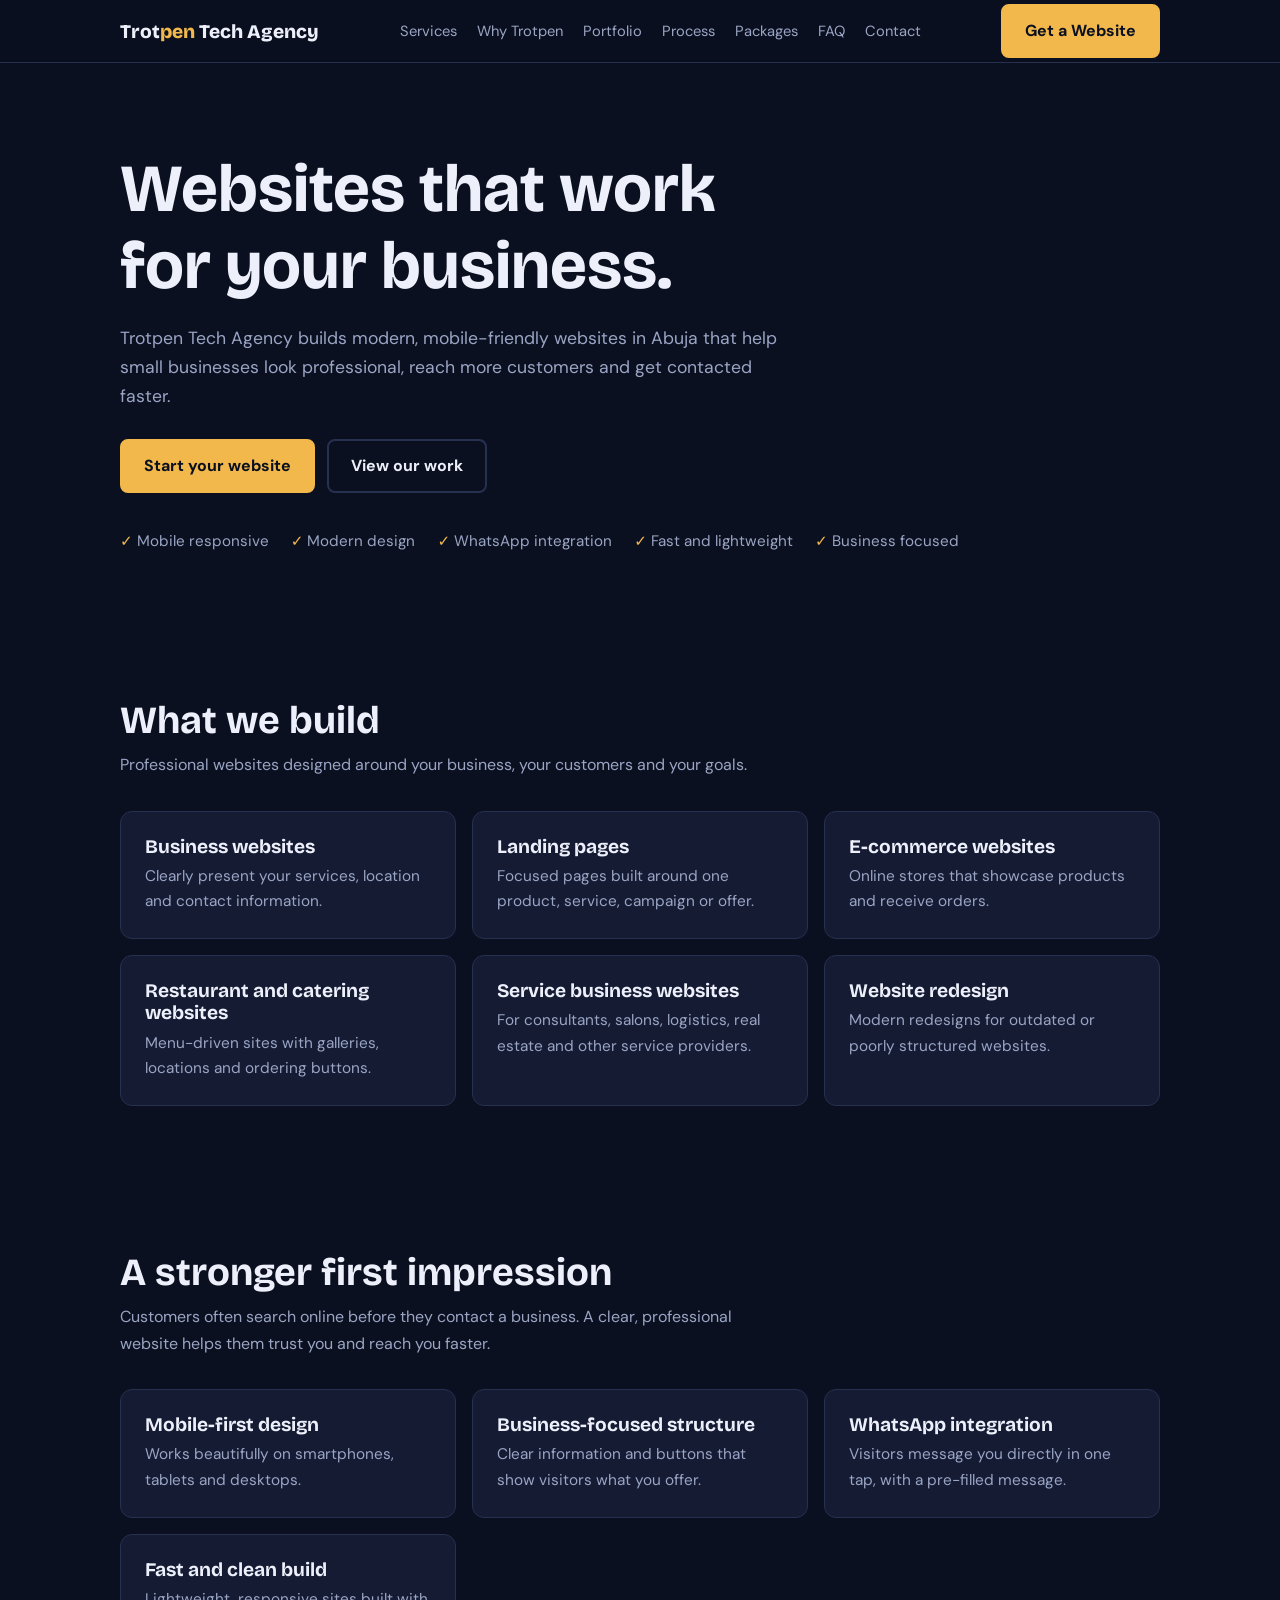
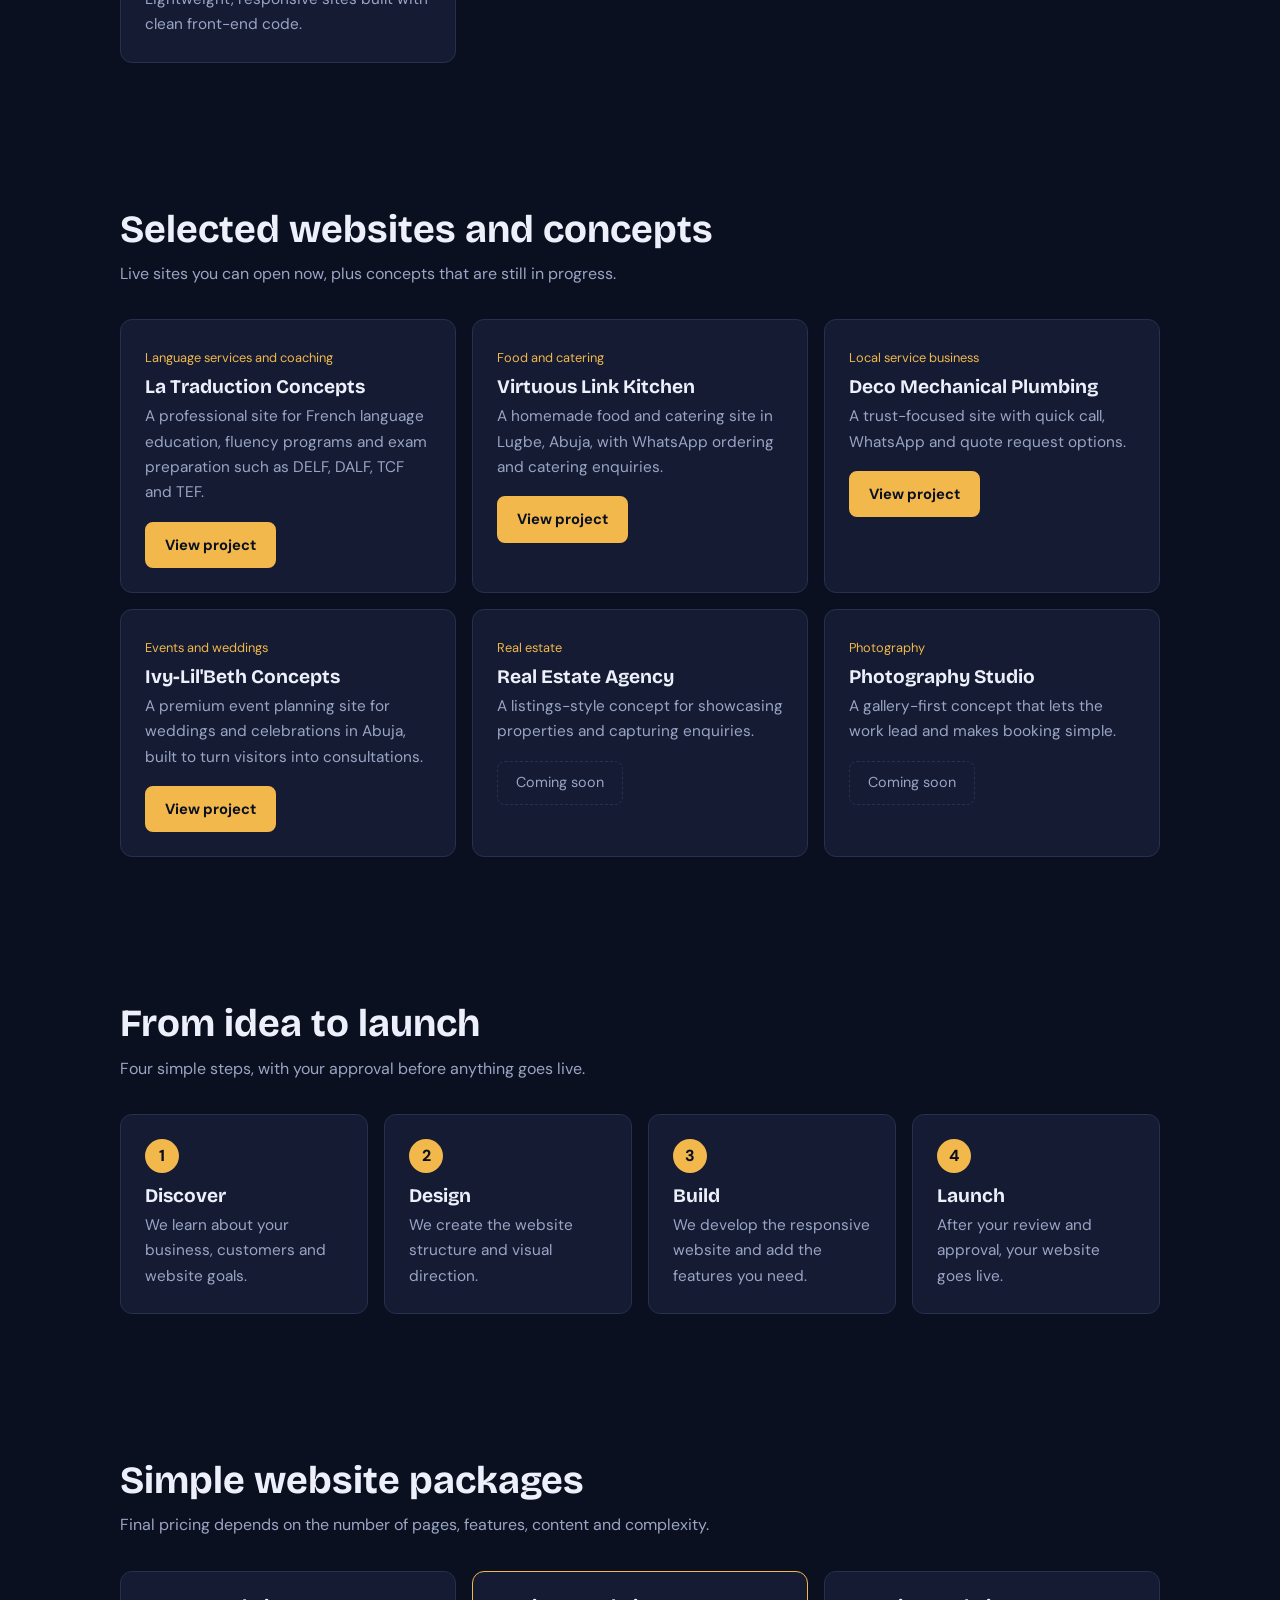
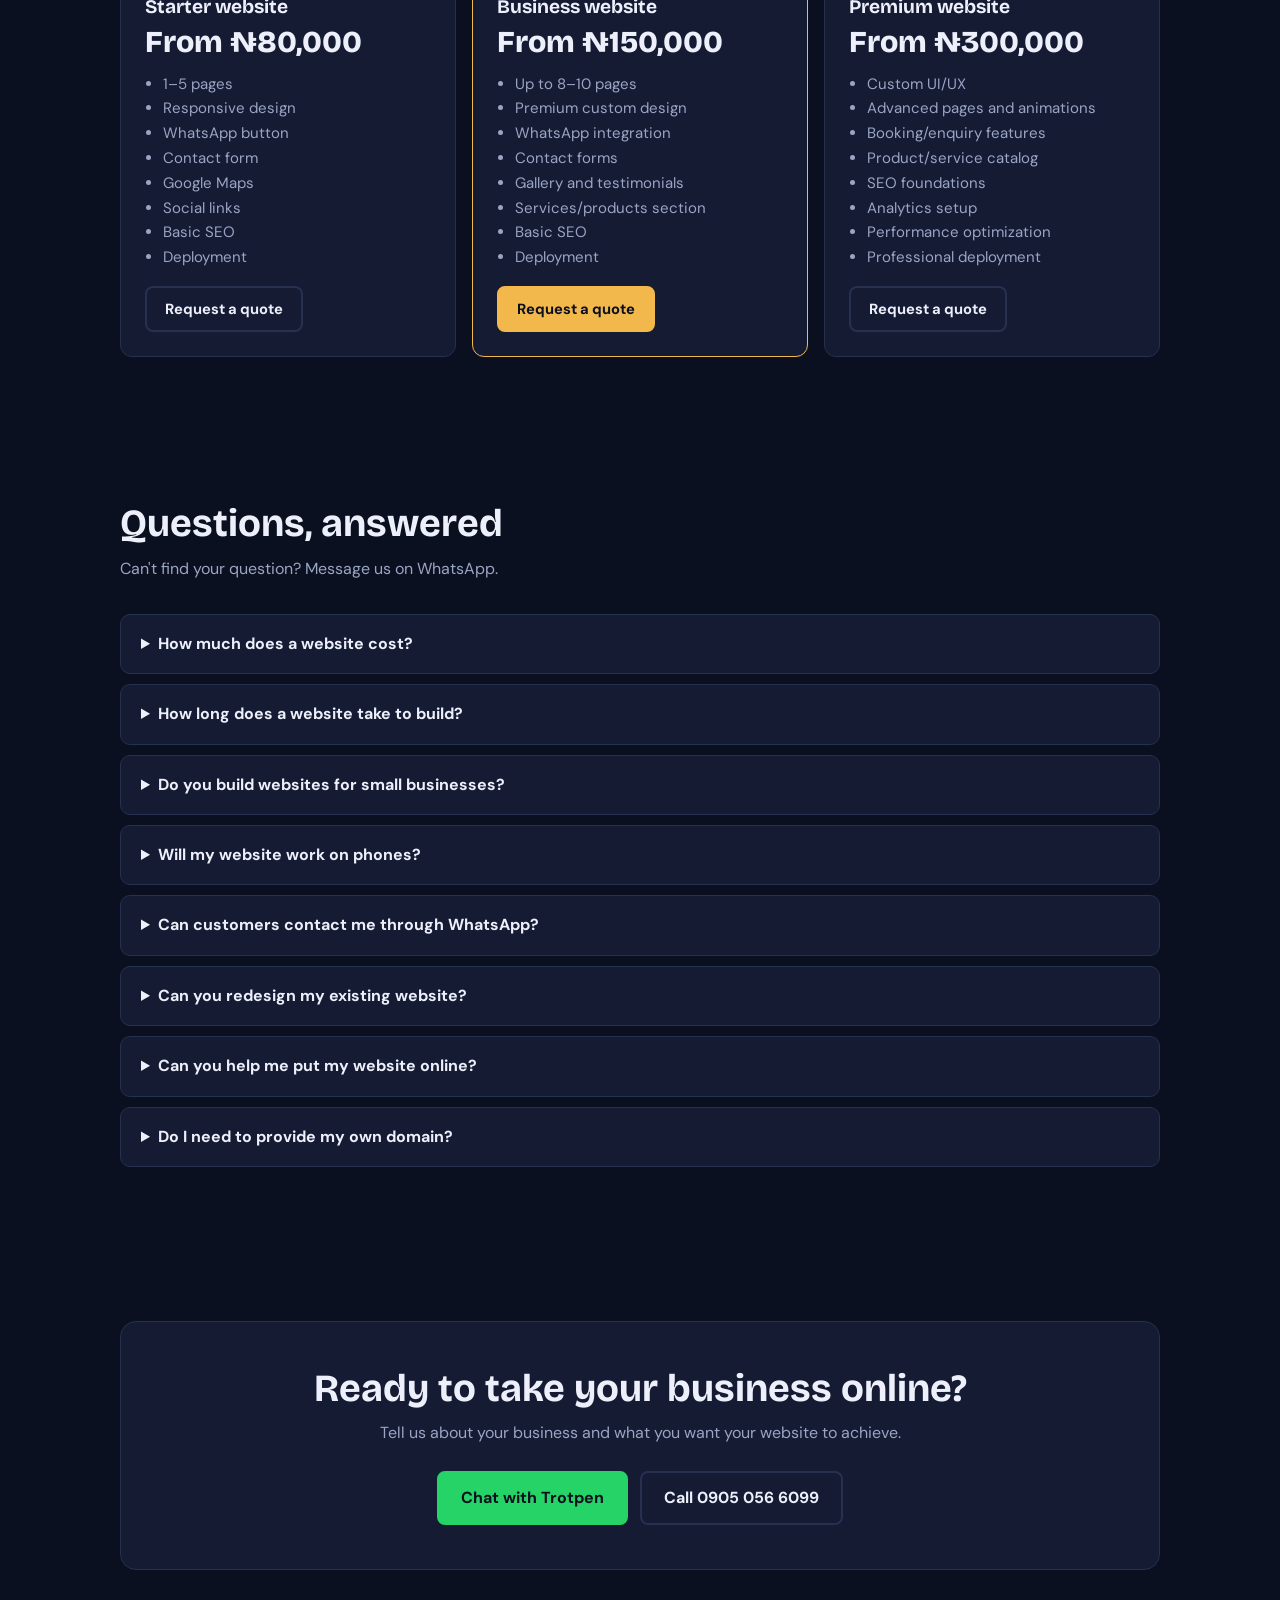
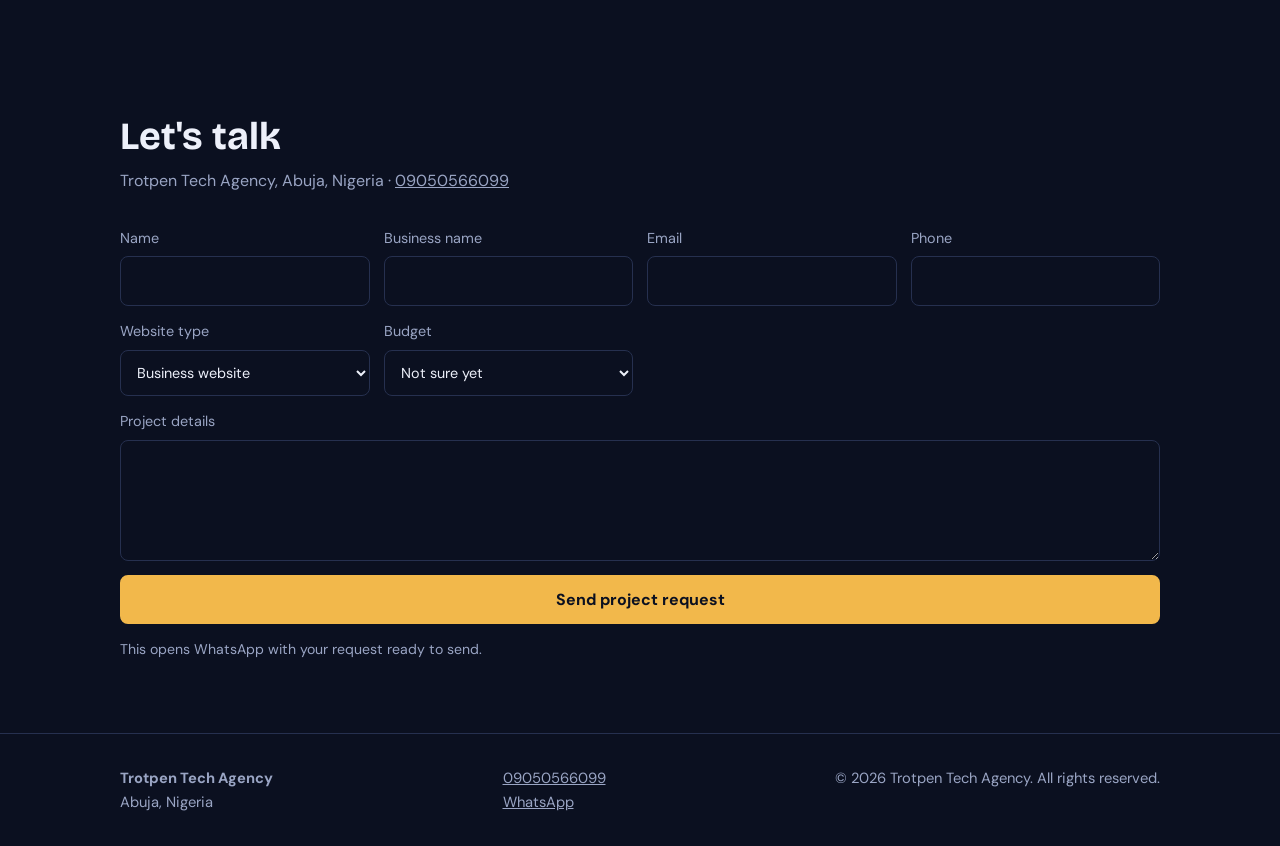
<file: index.html>
<!DOCTYPE html>
<html lang="en">
<head>
<meta charset="UTF-8">
<meta name="viewport" content="width=device-width, initial-scale=1">
<title>Trotpen Tech Agency | Professional Web Design in Abuja</title>
<meta name="description" content="Trotpen Tech Agency builds modern, responsive websites for small businesses in Abuja and across Nigeria.">
<meta property="og:title" content="Trotpen Tech Agency | Professional Web Design in Abuja">
<meta property="og:description" content="Modern, responsive websites for small businesses in Abuja and across Nigeria.">
<meta property="og:type" content="website">
<meta name="theme-color" content="#0B1020">
<link rel="preconnect" href="https://fonts.googleapis.com">
<link rel="preconnect" href="https://fonts.gstatic.com" crossorigin>
<link href="https://fonts.googleapis.com/css2?family=Bricolage+Grotesque:wght@600;800&family=DM+Sans:wght@400;500;700&display=swap" rel="stylesheet">
<style>
:root{--bg:#0B1020;--panel:#141B33;--line:#26304f;--text:#EDF0FA;--mute:#9AA5C4;--gold:#F2B84B;--wa:#25D366}
*{box-sizing:border-box;margin:0}
html{scroll-behavior:smooth;scroll-padding-top:70px}
body{background:var(--bg);color:var(--text);font:400 1rem/1.65 "DM Sans",system-ui,sans-serif}
h1,h2,h3{font-family:"Bricolage Grotesque","DM Sans",sans-serif;line-height:1.15}
a{color:inherit}
.wrap{max-width:1080px;margin:0 auto;padding:0 20px}
section{padding:72px 0}
h2{font-size:clamp(1.7rem,4vw,2.4rem);margin-bottom:10px}
.lead{color:var(--mute);max-width:60ch;margin-bottom:32px}
header{position:sticky;top:0;z-index:10;background:rgba(11,16,32,.92);backdrop-filter:blur(8px);border-bottom:1px solid var(--line)}
.nav{display:flex;align-items:center;justify-content:space-between;height:62px}
.logo{font:800 1.2rem "Bricolage Grotesque",sans-serif;text-decoration:none}
.logo span{color:var(--gold)}
nav ul{display:flex;gap:20px;list-style:none;padding:0}
nav a{text-decoration:none;color:var(--mute);font-size:.92rem}
nav a:hover{color:var(--text)}
.btn{display:inline-block;padding:12px 22px;border-radius:8px;font-weight:700;text-decoration:none;border:2px solid var(--gold);background:var(--gold);color:#0B1020;cursor:pointer;font-family:inherit;font-size:1rem}
.btn.ghost{background:transparent;color:var(--text);border-color:var(--line)}
.btn:focus-visible,a:focus-visible,summary:focus-visible,input:focus-visible,select:focus-visible,textarea:focus-visible{outline:3px solid var(--gold);outline-offset:2px}
.menu{display:none;background:none;border:1px solid var(--line);color:var(--text);border-radius:8px;padding:6px 12px;font-size:1rem}
.hero{padding:88px 0 72px}
.hero h1{font-size:clamp(2.3rem,6.5vw,4.2rem);max-width:15ch;margin-bottom:18px}
.hero p{color:var(--mute);max-width:56ch;font-size:1.1rem;margin-bottom:28px}
.row{display:flex;flex-wrap:wrap;gap:12px}
.ticks{display:flex;flex-wrap:wrap;gap:8px 22px;margin-top:36px;color:var(--mute);font-size:.95rem;list-style:none;padding:0}
.ticks li::before{content:"✓ ";color:var(--gold)}
.grid{display:grid;gap:16px;grid-template-columns:repeat(auto-fit,minmax(260px,1fr))}
.card{background:var(--panel);border:1px solid var(--line);border-radius:12px;padding:24px}
.card h3{font-size:1.2rem;margin-bottom:6px}
.card p{color:var(--mute);font-size:.96rem}
.tag{display:inline-block;font-size:.8rem;color:var(--gold);margin-bottom:8px}
.card .btn{margin-top:16px;padding:9px 18px;font-size:.92rem}
.soon{display:inline-block;margin-top:16px;color:var(--mute);font-size:.9rem;border:1px dashed var(--line);border-radius:8px;padding:9px 18px}
.steps{counter-reset:s;display:grid;gap:16px;grid-template-columns:repeat(auto-fit,minmax(220px,1fr))}
.steps .card::before{counter-increment:s;content:counter(s);display:grid;place-items:center;width:34px;height:34px;border-radius:50%;background:var(--gold);color:#0B1020;font-weight:800;margin-bottom:12px}
.price{font:800 1.9rem "Bricolage Grotesque",sans-serif;margin:6px 0 12px}
.card ul{padding-left:18px;color:var(--mute);font-size:.94rem}
.hot{border-color:var(--gold)}
details{background:var(--panel);border:1px solid var(--line);border-radius:10px;padding:16px 20px;margin-bottom:10px}
summary{cursor:pointer;font-weight:700}
details p{color:var(--mute);margin-top:10px}
.cta{background:var(--panel);border:1px solid var(--line);border-radius:16px;padding:44px 28px;text-align:center}
.cta p{color:var(--mute);margin:10px auto 24px;max-width:50ch}
.cta .row{justify-content:center}
.btn.wa{background:var(--wa);border-color:var(--wa)}
form{display:grid;gap:14px;margin-top:8px}
.two{display:grid;gap:14px;grid-template-columns:repeat(auto-fit,minmax(220px,1fr))}
label{display:grid;gap:6px;font-size:.9rem;color:var(--mute)}
input,select,textarea{background:var(--bg);color:var(--text);border:1px solid var(--line);border-radius:8px;padding:12px;font:inherit}
.note{font-size:.88rem;color:var(--mute)}
footer{border-top:1px solid var(--line);padding:32px 0;color:var(--mute);font-size:.92rem}
footer .wrap{display:flex;flex-wrap:wrap;gap:12px 28px;justify-content:space-between}
@media(max-width:760px){
 .menu{display:block}
 nav ul{display:none;position:absolute;top:62px;left:0;right:0;flex-direction:column;background:var(--bg);padding:16px 20px;border-bottom:1px solid var(--line)}
 nav ul.open{display:flex}
 .nav>.btn{display:none}
 section{padding:52px 0}
}
@media(prefers-reduced-motion:reduce){html{scroll-behavior:auto}}
</style>
</head>
<body>

<header>
 <div class="wrap nav">
  <a class="logo" href="#home">Trot<span>pen</span> Tech Agency</a>
  <nav aria-label="Main">
   <ul id="links">
    <li><a href="#services">Services</a></li>
    <li><a href="#why">Why Trotpen</a></li>
    <li><a href="#portfolio">Portfolio</a></li>
    <li><a href="#process">Process</a></li>
    <li><a href="#packages">Packages</a></li>
    <li><a href="#faq">FAQ</a></li>
    <li><a href="#contact">Contact</a></li>
   </ul>
  </nav>
  <a class="btn" href="https://wa.me/2349050566099">Get a Website</a>
  <button class="menu" id="menu" aria-expanded="false" aria-controls="links">Menu</button>
 </div>
</header>

<main id="home">
<section class="hero">
 <div class="wrap">
  <h1>Websites that work for your business.</h1>
  <p>Trotpen Tech Agency builds modern, mobile-friendly websites in Abuja that help small businesses look professional, reach more customers and get contacted faster.</p>
  <div class="row">
   <a class="btn" href="https://wa.me/2349050566099?text=Hello%20Trotpen%20Tech%20Agency%2C%20I'd%20like%20to%20discuss%20a%20website%20for%20my%20business.">Start your website</a>
   <a class="btn ghost" href="#portfolio">View our work</a>
  </div>
  <ul class="ticks">
   <li>Mobile responsive</li><li>Modern design</li><li>WhatsApp integration</li><li>Fast and lightweight</li><li>Business focused</li>
  </ul>
 </div>
</section>

<section id="services">
 <div class="wrap">
  <h2>What we build</h2>
  <p class="lead">Professional websites designed around your business, your customers and your goals.</p>
  <div class="grid">
   <div class="card"><h3>Business websites</h3><p>Clearly present your services, location and contact information.</p></div>
   <div class="card"><h3>Landing pages</h3><p>Focused pages built around one product, service, campaign or offer.</p></div>
   <div class="card"><h3>E-commerce websites</h3><p>Online stores that showcase products and receive orders.</p></div>
   <div class="card"><h3>Restaurant and catering websites</h3><p>Menu-driven sites with galleries, locations and ordering buttons.</p></div>
   <div class="card"><h3>Service business websites</h3><p>For consultants, salons, logistics, real estate and other service providers.</p></div>
   <div class="card"><h3>Website redesign</h3><p>Modern redesigns for outdated or poorly structured websites.</p></div>
  </div>
 </div>
</section>

<section id="why">
 <div class="wrap">
  <h2>A stronger first impression</h2>
  <p class="lead">Customers often search online before they contact a business. A clear, professional website helps them trust you and reach you faster.</p>
  <div class="grid">
   <div class="card"><h3>Mobile-first design</h3><p>Works beautifully on smartphones, tablets and desktops.</p></div>
   <div class="card"><h3>Business-focused structure</h3><p>Clear information and buttons that show visitors what you offer.</p></div>
   <div class="card"><h3>WhatsApp integration</h3><p>Visitors message you directly in one tap, with a pre-filled message.</p></div>
   <div class="card"><h3>Fast and clean build</h3><p>Lightweight, responsive sites built with clean front-end code.</p></div>
  </div>
 </div>
</section>

<section id="portfolio">
 <div class="wrap">
  <h2>Selected websites and concepts</h2>
  <p class="lead">Live sites you can open now, plus concepts that are still in progress.</p>
  <div class="grid">
   <div class="card"><span class="tag">Language services and coaching</span><h3>La Traduction Concepts</h3><p>A professional site for French language education, fluency programs and exam preparation such as DELF, DALF, TCF and TEF.</p><a class="btn" target="_blank" rel="noopener" href="https://latraduction-concepts.github.io/latraductionconcepts/">View project</a></div>
   <div class="card"><span class="tag">Food and catering</span><h3>Virtuous Link Kitchen</h3><p>A homemade food and catering site in Lugbe, Abuja, with WhatsApp ordering and catering enquiries.</p><a class="btn" target="_blank" rel="noopener" href="https://trotpensdiary1-create.github.io/virtuous-link/">View project</a></div>
   <div class="card"><span class="tag">Local service business</span><h3>Deco Mechanical Plumbing</h3><p>A trust-focused site with quick call, WhatsApp and quote request options.</p><a class="btn" target="_blank" rel="noopener" href="https://trotpensdiary1-create.github.io/deco-mechanical-plumbing/">View project</a></div>
   <div class="card"><span class="tag">Events and weddings</span><h3>Ivy-Lil'Beth Concepts</h3><p>A premium event planning site for weddings and celebrations in Abuja, built to turn visitors into consultations.</p><a class="btn" target="_blank" rel="noopener" href="https://ivy-lil-beth.bolt.host/">View project</a></div>
   <div class="card"><span class="tag">Real estate</span><h3>Real Estate Agency</h3><p>A listings-style concept for showcasing properties and capturing enquiries.</p><span class="soon">Coming soon</span></div>
   <div class="card"><span class="tag">Photography</span><h3>Photography Studio</h3><p>A gallery-first concept that lets the work lead and makes booking simple.</p><span class="soon">Coming soon</span></div>
  </div>
 </div>
</section>

<section id="process">
 <div class="wrap">
  <h2>From idea to launch</h2>
  <p class="lead">Four simple steps, with your approval before anything goes live.</p>
  <div class="steps">
   <div class="card"><h3>Discover</h3><p>We learn about your business, customers and website goals.</p></div>
   <div class="card"><h3>Design</h3><p>We create the website structure and visual direction.</p></div>
   <div class="card"><h3>Build</h3><p>We develop the responsive website and add the features you need.</p></div>
   <div class="card"><h3>Launch</h3><p>After your review and approval, your website goes live.</p></div>
  </div>
 </div>
</section>

<section id="packages">
 <div class="wrap">
  <h2>Simple website packages</h2>
  <p class="lead">Final pricing depends on the number of pages, features, content and complexity.</p>
  <div class="grid">
   <div class="card"><h3>Starter website</h3><div class="price">From ₦80,000</div><ul><li>1–5 pages</li><li>Responsive design</li><li>WhatsApp button</li><li>Contact form</li><li>Google Maps</li><li>Social links</li><li>Basic SEO</li><li>Deployment</li></ul><a class="btn ghost" href="#contact">Request a quote</a></div>
   <div class="card hot"><h3>Business website</h3><div class="price">From ₦150,000</div><ul><li>Up to 8–10 pages</li><li>Premium custom design</li><li>WhatsApp integration</li><li>Contact forms</li><li>Gallery and testimonials</li><li>Services/products section</li><li>Basic SEO</li><li>Deployment</li></ul><a class="btn" href="#contact">Request a quote</a></div>
   <div class="card"><h3>Premium website</h3><div class="price">From ₦300,000</div><ul><li>Custom UI/UX</li><li>Advanced pages and animations</li><li>Booking/enquiry features</li><li>Product/service catalog</li><li>SEO foundations</li><li>Analytics setup</li><li>Performance optimization</li><li>Professional deployment</li></ul><a class="btn ghost" href="#contact">Request a quote</a></div>
  </div>
 </div>
</section>

<section id="faq">
 <div class="wrap">
  <h2>Questions, answered</h2>
  <p class="lead">Can't find your question? Message us on WhatsApp.</p>
  <details><summary>How much does a website cost?</summary><p>Packages start from ₦80,000. The final price depends on pages, features, content and complexity. Message us your requirements for a clear quote.</p></details>
  <details><summary>How long does a website take to build?</summary><p>It depends on the size of the project and how quickly content and feedback come in. We agree a timeline before we start.</p></details>
  <details><summary>Do you build websites for small businesses?</summary><p>Yes. Small and medium-sized local businesses are our main focus, starting in Abuja.</p></details>
  <details><summary>Will my website work on phones?</summary><p>Yes. Every website is built mobile-first and tested on smartphones, tablets and desktops.</p></details>
  <details><summary>Can customers contact me through WhatsApp?</summary><p>Yes. We add WhatsApp buttons with a pre-filled message so customers reach you in one tap.</p></details>
  <details><summary>Can you redesign my existing website?</summary><p>Yes. We modernise the design, improve the structure and make it work better on mobile.</p></details>
  <details><summary>Can you help me put my website online?</summary><p>Yes. Deployment is included in every package, and we can help you set up hosting and a domain.</p></details>
  <details><summary>Do I need to provide my own domain?</summary><p>No. You can bring your own, or we can help you choose and set one up.</p></details>
 </div>
</section>

<section>
 <div class="wrap">
  <div class="cta">
   <h2>Ready to take your business online?</h2>
   <p>Tell us about your business and what you want your website to achieve.</p>
   <div class="row">
    <a class="btn wa" href="https://wa.me/2349050566099?text=Hello%20Trotpen%20Tech%20Agency%2C%20I'd%20like%20to%20discuss%20a%20website%20for%20my%20business.">Chat with Trotpen</a>
    <a class="btn ghost" href="tel:+2349050566099">Call 0905 056 6099</a>
   </div>
  </div>
 </div>
</section>

<section id="contact">
 <div class="wrap">
  <h2>Let's talk</h2>
  <p class="lead">Trotpen Tech Agency, Abuja, Nigeria · <a href="tel:+2349050566099">09050566099</a></p>
  <form id="f">
   <div class="two">
    <label>Name<input name="name" required></label>
    <label>Business name<input name="biz"></label>
    <label>Email<input type="email" name="email"></label>
    <label>Phone<input type="tel" name="phone" required></label>
    <label>Website type<select name="type"><option>Business website</option><option>Restaurant / catering</option><option>Landing page</option><option>E-commerce</option><option>Service business</option><option>Real estate</option><option>School / church / organization</option><option>Website redesign</option><option>Other</option></select></label>
    <label>Budget<select name="budget"><option>Not sure yet</option><option>₦80,000 – ₦150,000</option><option>₦150,000 – ₦300,000</option><option>₦300,000+</option></select></label>
   </div>
   <label>Project details<textarea name="details" rows="4"></textarea></label>
   <button class="btn" type="submit">Send project request</button>
   <p class="note">This opens WhatsApp with your request ready to send.</p>
  </form>
 </div>
</section>
</main>

<footer>
 <div class="wrap">
  <div><strong>Trotpen Tech Agency</strong><br>Abuja, Nigeria</div>
  <div><a href="tel:+2349050566099">09050566099</a><br><a href="https://wa.me/2349050566099">WhatsApp</a></div>
  <div>© 2026 Trotpen Tech Agency. All rights reserved.</div>
 </div>
</footer>

<script>
var m=document.getElementById('menu'),l=document.getElementById('links');
m.onclick=function(){var o=l.classList.toggle('open');m.setAttribute('aria-expanded',o)};
l.onclick=function(e){if(e.target.tagName==='A'){l.classList.remove('open');m.setAttribute('aria-expanded','false')}};
document.getElementById('f').onsubmit=function(e){
 e.preventDefault();var d=new FormData(e.target);
 var t="Hello Trotpen Tech Agency, I'd like a website.\nName: "+d.get('name')+"\nBusiness: "+(d.get('biz')||'-')+"\nPhone: "+d.get('phone')+"\nEmail: "+(d.get('email')||'-')+"\nType: "+d.get('type')+"\nBudget: "+d.get('budget')+"\nDetails: "+(d.get('details')||'-');
 window.open('https://wa.me/2349050566099?text='+encodeURIComponent(t),'_blank');
};
</script>
</body>
</html>
</file>
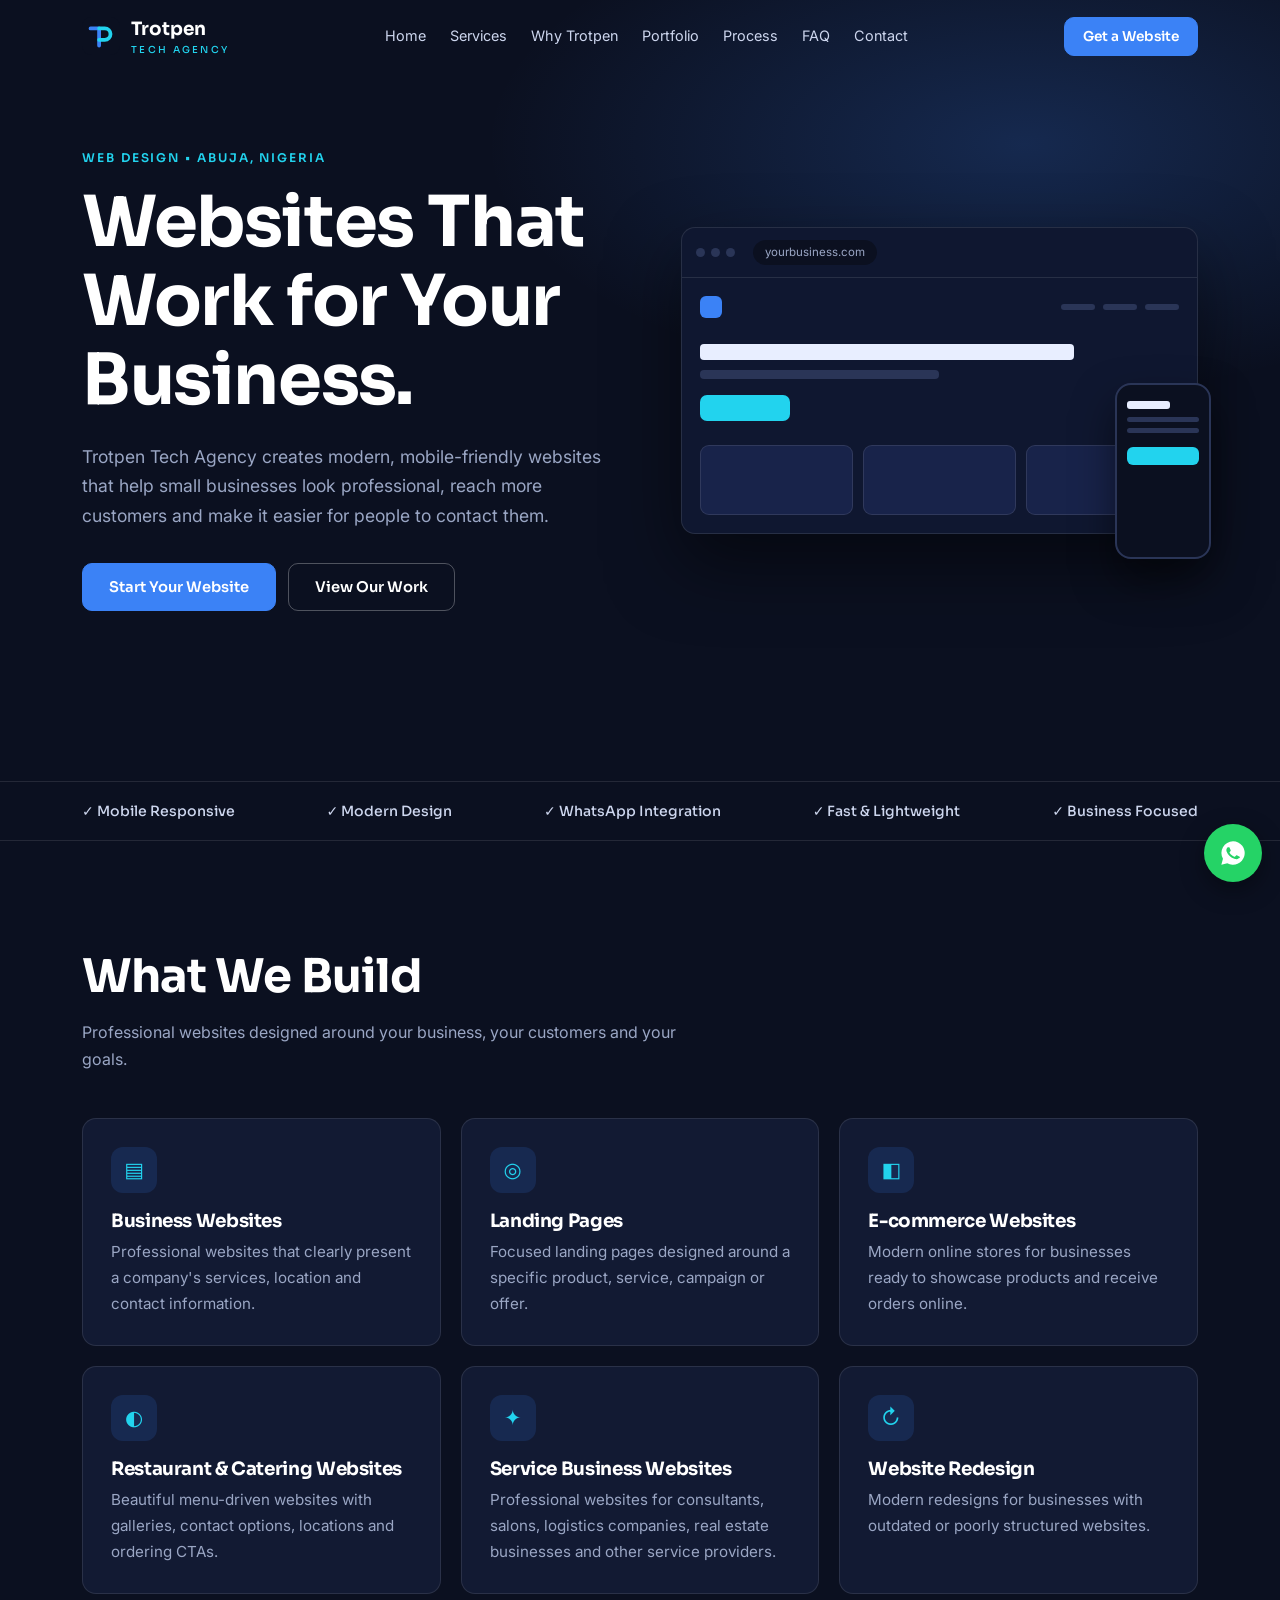
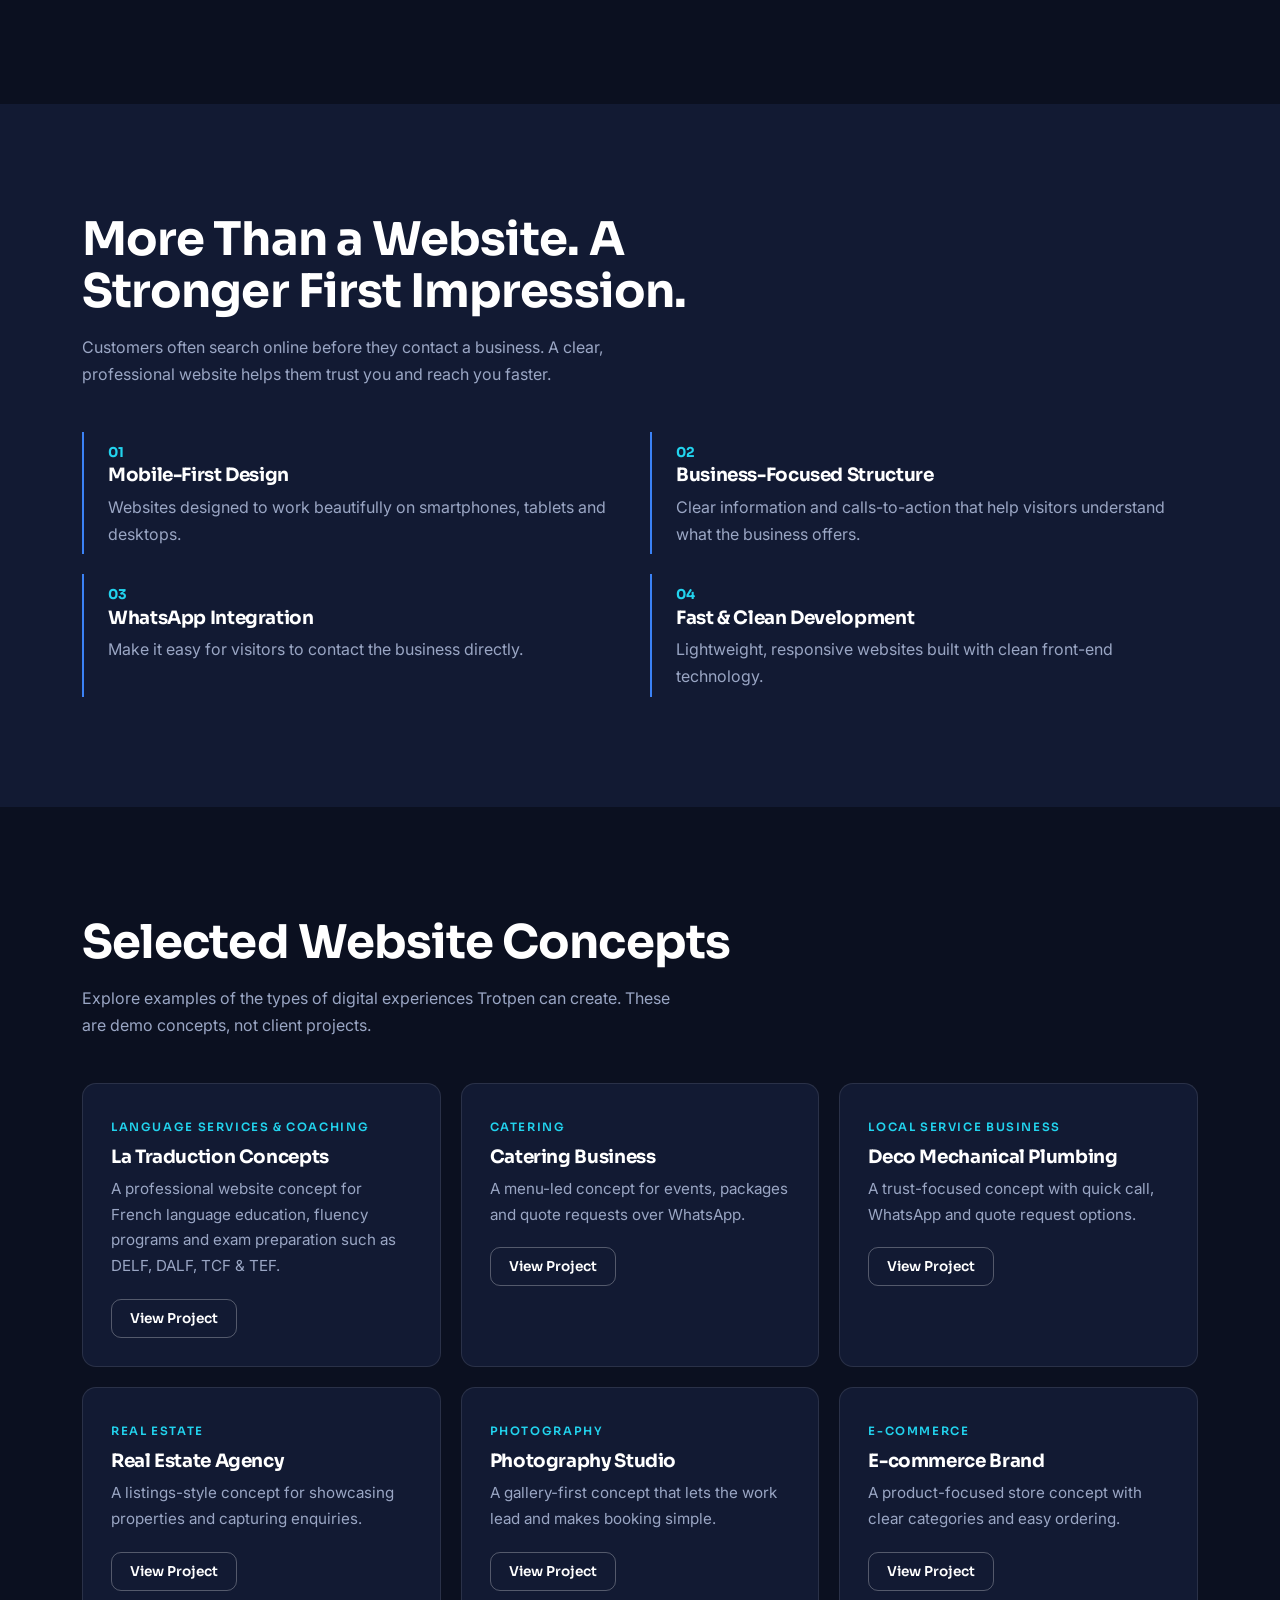
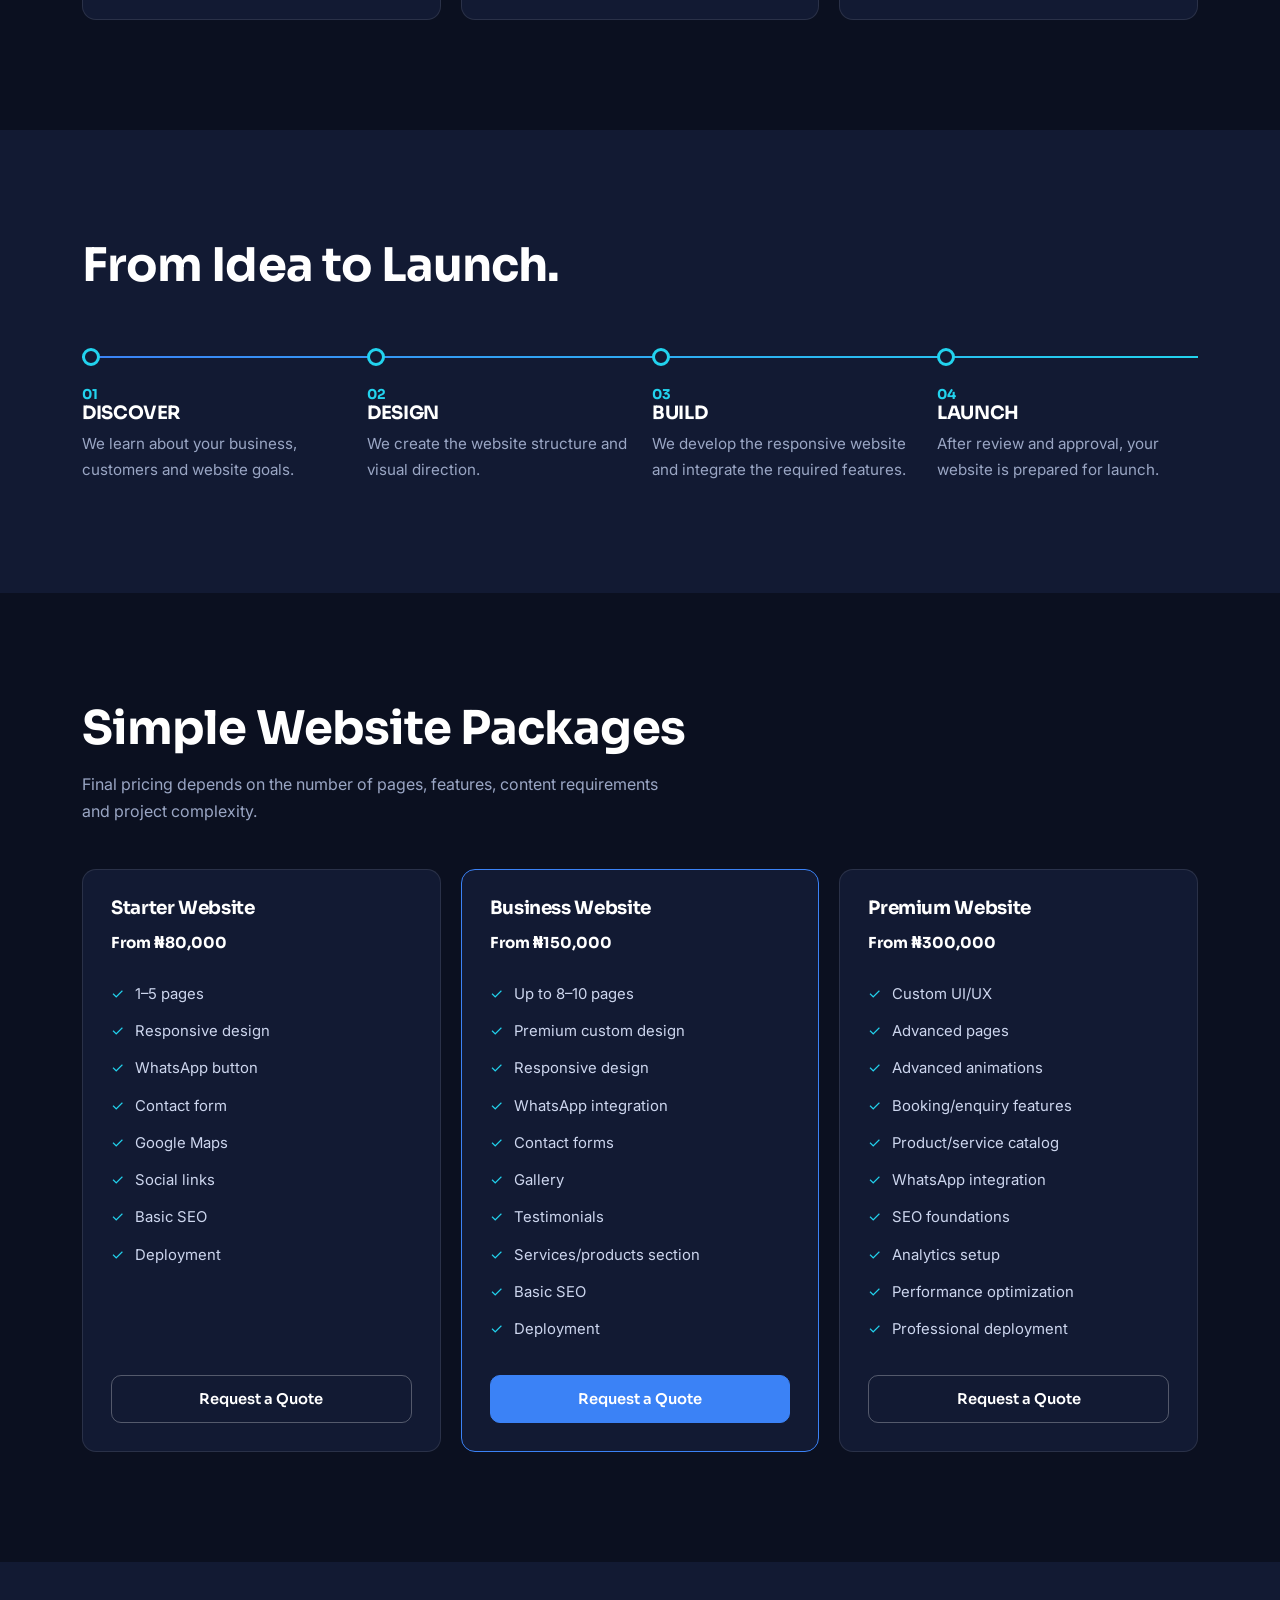
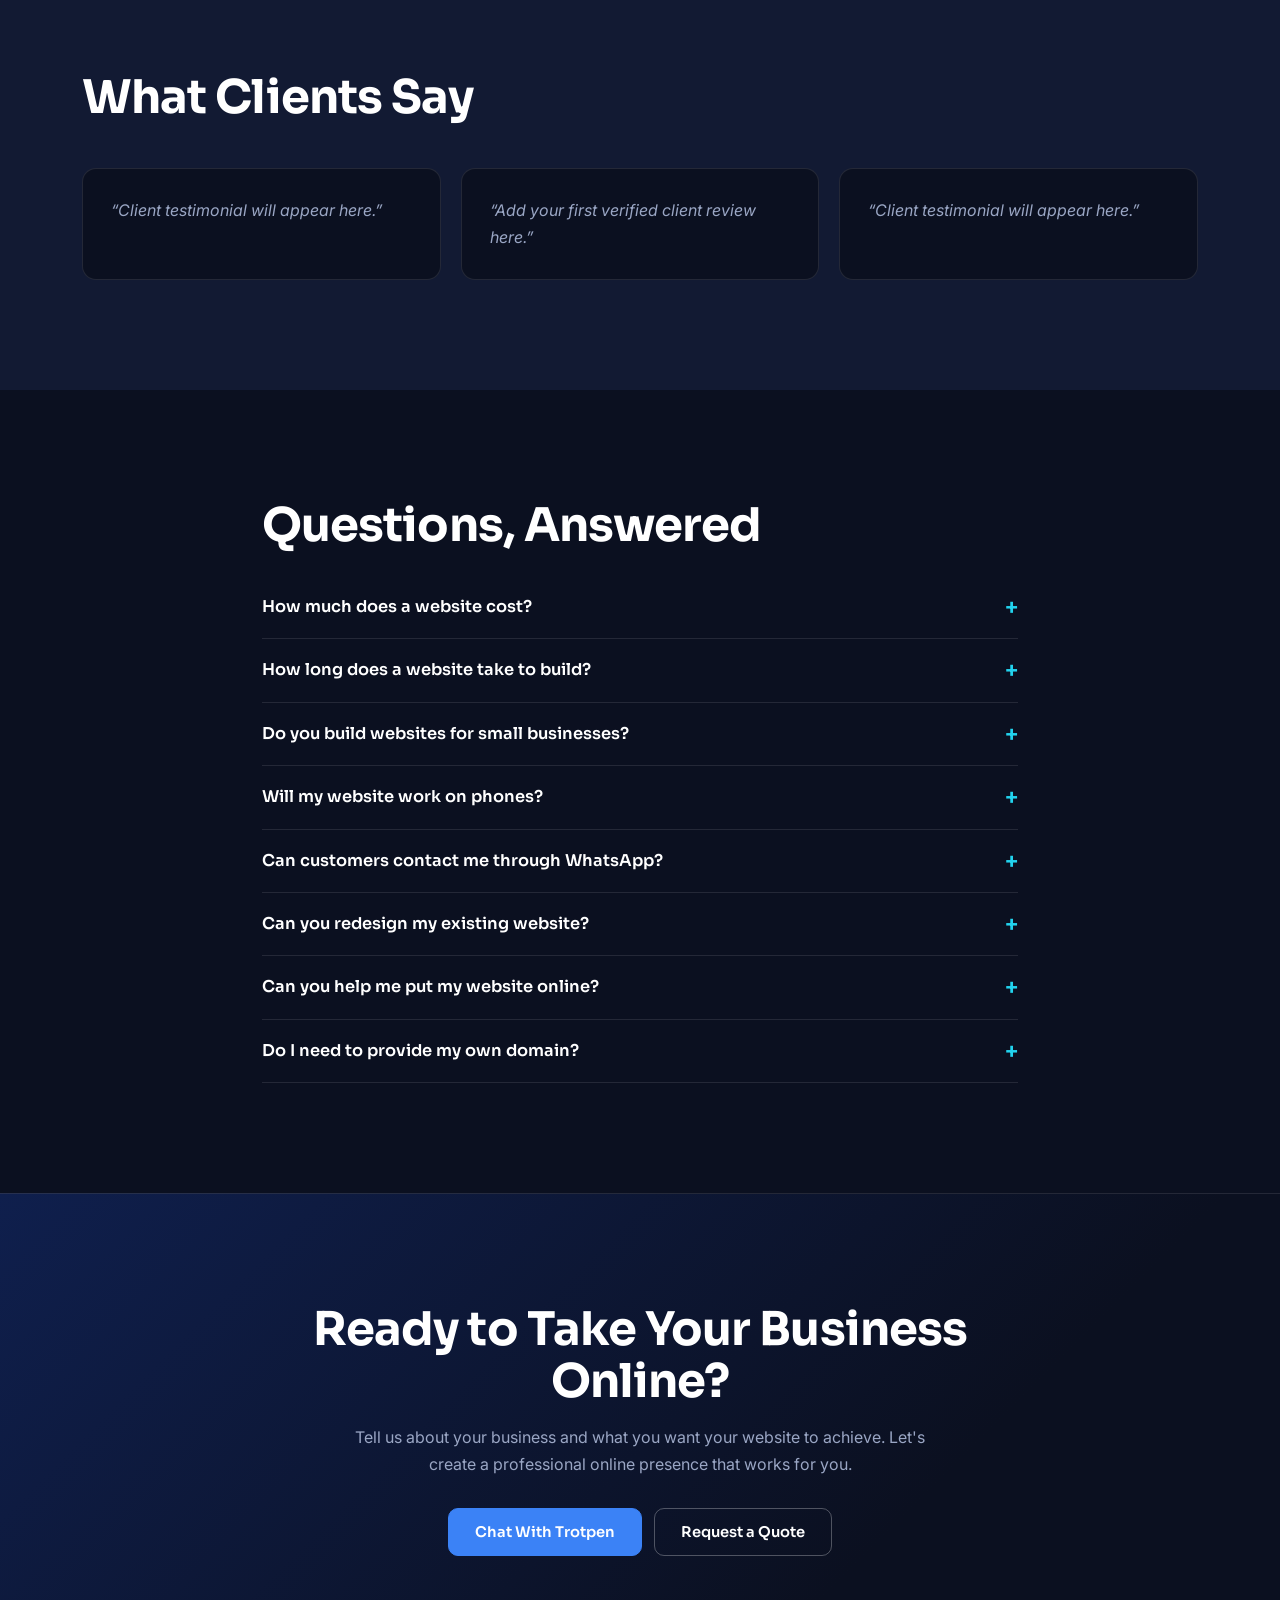
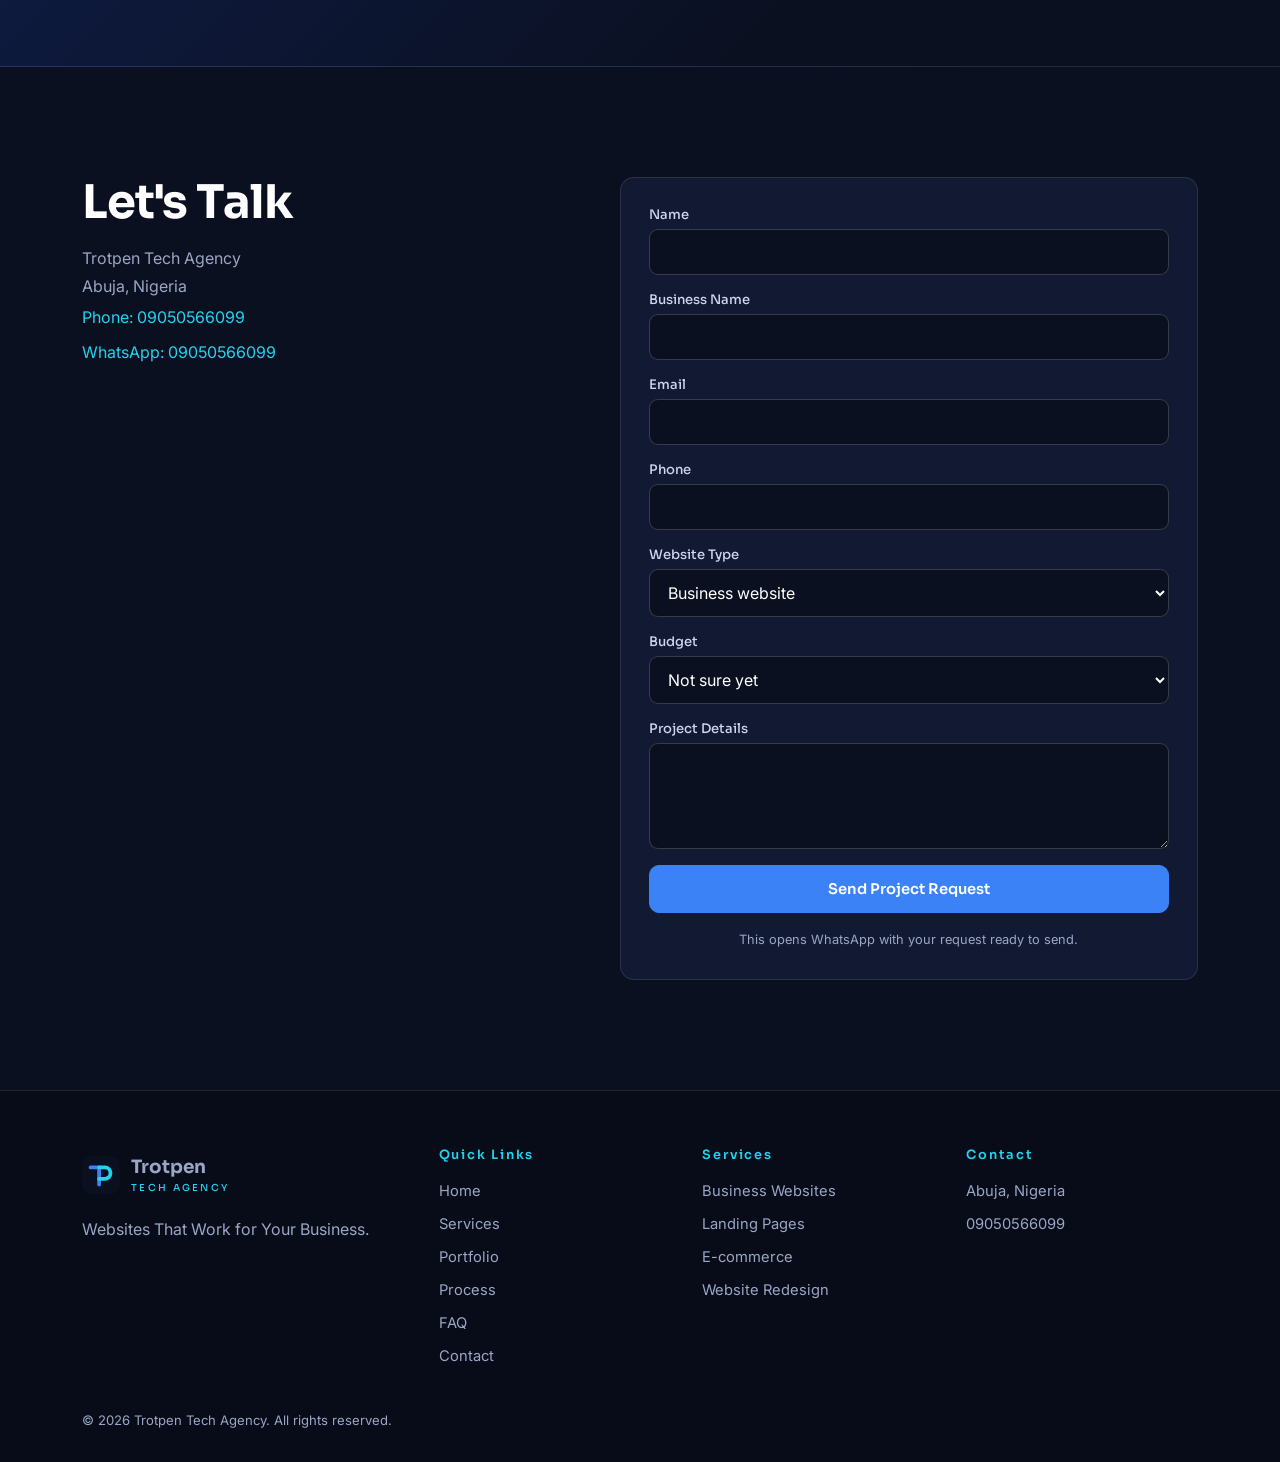
<file: index (1).html>
<!DOCTYPE html>
<html lang="en">
<head>
<meta charset="utf-8">
<meta name="viewport" content="width=device-width, initial-scale=1">
<title>Trotpen Tech Agency | Professional Web Design in Abuja</title>
<meta name="description" content="Trotpen Tech Agency builds modern, responsive websites for small businesses in Abuja and across Nigeria.">
<meta name="theme-color" content="#0B1020">
<meta property="og:type" content="website"><meta property="og:title" content="Trotpen Tech Agency | Professional Web Design in Abuja"><meta property="og:description" content="Modern, responsive websites for small businesses in Abuja and across Nigeria.">
<link rel="icon" href="data:image/svg+xml,%3Csvg xmlns='http://www.w3.org/2000/svg' viewBox='0 0 40 40'%3E%3Crect width='40' height='40' rx='10' fill='%230B1020'/%3E%3Cg fill='none' stroke-width='4' stroke-linecap='round' stroke-linejoin='round'%3E%3Cpath d='M9 12h9M18 12v18' stroke='%233B82F6'/%3E%3Cpath d='M18 12h6a6 6 0 0 1 0 12h-6' stroke='%2322D3EE'/%3E%3C/g%3E%3C/svg%3E">
<link rel="preconnect" href="https://fonts.googleapis.com"><link rel="preconnect" href="https://fonts.gstatic.com" crossorigin>
<link rel="stylesheet" href="https://fonts.googleapis.com/css2?family=Sora:wght@500;600;700&family=Inter:wght@400;500&display=swap">
<link rel="stylesheet" href="style.css">
</head>
<body>
<svg width="0" height="0" style="position:absolute" aria-hidden="true"><defs>
<symbol id="tp" viewBox="0 0 40 40"><rect width="40" height="40" rx="10" fill="#0B1020"/><g fill="none" stroke-width="4" stroke-linecap="round" stroke-linejoin="round"><path d="M9 12h9M18 12v18" stroke="#3B82F6"/><path d="M18 12h6a6 6 0 0 1 0 12h-6" stroke="#22D3EE"/></g></symbol>
</defs></svg>

<header class="nav" id="nav"><div class="wrap bar">
<a href="#home" class="brand" aria-label="Trotpen Tech Agency home"><svg class="tp"><use href="#tp"/></svg><span><b>Trotpen</b><small>TECH AGENCY</small></span></a>
<nav id="menu" aria-label="Main"><a href="#home">Home</a><a href="#services">Services</a><a href="#why">Why Trotpen</a><a href="#portfolio">Portfolio</a><a href="#process">Process</a><a href="#faq">FAQ</a><a href="#contact">Contact</a><a class="btn sm mob" href="https://wa.me/2349050566099" target="_blank" rel="noopener">Get a Website</a></nav>
<a class="btn sm desk" href="https://wa.me/2349050566099" target="_blank" rel="noopener">Get a Website</a>
<button class="burger" id="burger" aria-label="Open menu" aria-expanded="false"><i></i><i></i></button>
</div></header>

<main>
<section class="hero" id="home"><div class="wrap hg">
<div>
<p class="tag">WEB DESIGN • ABUJA, NIGERIA</p>
<h1>Websites That Work for Your Business.</h1>
<p class="lead">Trotpen Tech Agency creates modern, mobile-friendly websites that help small businesses look professional, reach more customers and make it easier for people to contact them.</p>
<div class="row"><a class="btn" href="https://wa.me/2349050566099" target="_blank" rel="noopener">Start Your Website</a><a class="btn ghost" href="#portfolio">View Our Work</a></div>
</div>
<div class="mock" aria-label="Website preview in a browser frame" role="img">
<div class="top"><i></i><i></i><i></i><span>yourbusiness.com</span></div>
<div class="scr"><div class="m-nav"><b></b><em></em><em></em><em></em></div><div class="m-h"></div><div class="m-h s"></div><div class="m-btn"></div>
<div class="m-cards"><u></u><u></u><u></u></div></div>
<div class="phone"><span></span><i></i><i></i><b></b></div>
</div>
</div></section>

<div class="trust"><ul class="wrap"><li>✓ Mobile Responsive</li><li>✓ Modern Design</li><li>✓ WhatsApp Integration</li><li>✓ Fast &amp; Lightweight</li><li>✓ Business Focused</li></ul></div>

<section id="services"><div class="wrap">
<h2>What We Build</h2><p class="sub">Professional websites designed around your business, your customers and your goals.</p>
<div class="grid3">
<article class="card rv"><span class="ic">▤</span><h3>Business Websites</h3><p>Professional websites that clearly present a company's services, location and contact information.</p></article>
<article class="card rv"><span class="ic">◎</span><h3>Landing Pages</h3><p>Focused landing pages designed around a specific product, service, campaign or offer.</p></article>
<article class="card rv"><span class="ic">◧</span><h3>E-commerce Websites</h3><p>Modern online stores for businesses ready to showcase products and receive orders online.</p></article>
<article class="card rv"><span class="ic">◐</span><h3>Restaurant &amp; Catering Websites</h3><p>Beautiful menu-driven websites with galleries, contact options, locations and ordering CTAs.</p></article>
<article class="card rv"><span class="ic">✦</span><h3>Service Business Websites</h3><p>Professional websites for consultants, salons, logistics companies, real estate businesses and other service providers.</p></article>
<article class="card rv"><span class="ic">↻</span><h3>Website Redesign</h3><p>Modern redesigns for businesses with outdated or poorly structured websites.</p></article>
</div></div></section>

<section id="why" class="alt"><div class="wrap">
<h2>More Than a Website. A Stronger First Impression.</h2><p class="sub">Customers often search online before they contact a business. A clear, professional website helps them trust you and reach you faster.</p>
<div class="grid2">
<div class="feat rv"><b>01</b><h3>Mobile-First Design</h3><p>Websites designed to work beautifully on smartphones, tablets and desktops.</p></div>
<div class="feat rv"><b>02</b><h3>Business-Focused Structure</h3><p>Clear information and calls-to-action that help visitors understand what the business offers.</p></div>
<div class="feat rv"><b>03</b><h3>WhatsApp Integration</h3><p>Make it easy for visitors to contact the business directly.</p></div>
<div class="feat rv"><b>04</b><h3>Fast &amp; Clean Development</h3><p>Lightweight, responsive websites built with clean front-end technology.</p></div>
</div></div></section>

<section id="portfolio"><div class="wrap">
<h2>Selected Website Concepts</h2><p class="sub">Explore examples of the types of digital experiences Trotpen can create. These are demo concepts, not client projects.</p>
<div class="grid3">
<article class="card pf rv"><small>Language Services &amp; Coaching</small><h3>La Traduction Concepts</h3><p>A professional website concept for French language education, fluency programs and exam preparation such as DELF, DALF, TCF &amp; TEF.</p><a class="btn sm ghost" href="https://latraduction-concepts.github.io/latraductionconcepts/" target="_blank" rel="noopener">View Project</a></article>
<article class="card pf rv"><small>Catering</small><h3>Catering Business</h3><p>A menu-led concept for events, packages and quote requests over WhatsApp.</p><a class="btn sm ghost" data-wa="I'd like to see the Catering website concept.">View Project</a></article>
<article class="card pf rv"><small>Local Service Business</small><h3>Deco Mechanical Plumbing</h3><p>A trust-focused concept with quick call, WhatsApp and quote request options.</p><a class="btn sm ghost" href="https://trotpensdiary1-create.github.io/deco-mechanical-plumbing/" target="_blank" rel="noopener">View Project</a></article>
<article class="card pf rv"><small>Real Estate</small><h3>Real Estate Agency</h3><p>A listings-style concept for showcasing properties and capturing enquiries.</p><a class="btn sm ghost" data-wa="I'd like to see the Real Estate website concept.">View Project</a></article>
<article class="card pf rv"><small>Photography</small><h3>Photography Studio</h3><p>A gallery-first concept that lets the work lead and makes booking simple.</p><a class="btn sm ghost" data-wa="I'd like to see the Photography Studio website concept.">View Project</a></article>
<article class="card pf rv"><small>E-commerce</small><h3>E-commerce Brand</h3><p>A product-focused store concept with clear categories and easy ordering.</p><a class="btn sm ghost" data-wa="I'd like to see the E-commerce website concept.">View Project</a></article>
</div></div></section>

<section id="process" class="alt"><div class="wrap">
<h2>From Idea to Launch.</h2>
<ol class="steps">
<li class="rv"><b>01</b><h3>DISCOVER</h3><p>We learn about your business, customers and website goals.</p></li>
<li class="rv"><b>02</b><h3>DESIGN</h3><p>We create the website structure and visual direction.</p></li>
<li class="rv"><b>03</b><h3>BUILD</h3><p>We develop the responsive website and integrate the required features.</p></li>
<li class="rv"><b>04</b><h3>LAUNCH</h3><p>After review and approval, your website is prepared for launch.</p></li>
</ol></div></section>

<section id="pricing"><div class="wrap">
<h2>Simple Website Packages</h2><p class="sub">Final pricing depends on the number of pages, features, content requirements and project complexity.</p>
<div class="grid3 pr">
<article class="card rv"><h3>Starter Website</h3><p class="price">From ₦80,000</p><ul><li>1–5 pages</li><li>Responsive design</li><li>WhatsApp button</li><li>Contact form</li><li>Google Maps</li><li>Social links</li><li>Basic SEO</li><li>Deployment</li></ul><a class="btn ghost" data-wa="I'd like a quote for a Starter website.">Request a Quote</a></article>
<article class="card hot rv"><h3>Business Website</h3><p class="price">From ₦150,000</p><ul><li>Up to 8–10 pages</li><li>Premium custom design</li><li>Responsive design</li><li>WhatsApp integration</li><li>Contact forms</li><li>Gallery</li><li>Testimonials</li><li>Services/products section</li><li>Basic SEO</li><li>Deployment</li></ul><a class="btn" data-wa="I'd like a quote for a Business website.">Request a Quote</a></article>
<article class="card rv"><h3>Premium Website</h3><p class="price">From ₦300,000</p><ul><li>Custom UI/UX</li><li>Advanced pages</li><li>Advanced animations</li><li>Booking/enquiry features</li><li>Product/service catalog</li><li>WhatsApp integration</li><li>SEO foundations</li><li>Analytics setup</li><li>Performance optimization</li><li>Professional deployment</li></ul><a class="btn ghost" data-wa="I'd like a quote for a Premium website.">Request a Quote</a></article>
</div></div></section>

<section class="alt"><div class="wrap">
<h2>What Clients Say</h2>
<!-- Replace each card below with a real, verified client review -->
<div class="grid3">
<blockquote class="card rv">“Client testimonial will appear here.”</blockquote>
<blockquote class="card rv">“Add your first verified client review here.”</blockquote>
<blockquote class="card rv">“Client testimonial will appear here.”</blockquote>
</div></div></section>

<section id="faq"><div class="wrap narrow">
<h2>Questions, Answered</h2>
<details><summary>How much does a website cost?</summary><p>Packages start from ₦80,000. The final price depends on the number of pages, features, content and complexity. Message us with your requirements for a clear quote.</p></details>
<details><summary>How long does a website take to build?</summary><p>It depends on the size of the project and how quickly content and feedback come in. A simple website is usually faster than a larger one with more features. We'll agree a timeline before we start.</p></details>
<details><summary>Do you build websites for small businesses?</summary><p>Yes. Small and medium-sized local businesses are our main focus, starting in Abuja.</p></details>
<details><summary>Will my website work on phones?</summary><p>Yes. Every website is built mobile-first and tested to work on smartphones, tablets and desktops.</p></details>
<details><summary>Can customers contact me through WhatsApp?</summary><p>Yes. We add WhatsApp buttons with a pre-filled message so customers can reach you in one tap.</p></details>
<details><summary>Can you redesign my existing website?</summary><p>Yes. We can modernise the design, improve the structure and make it work better on mobile.</p></details>
<details><summary>Can you help me put my website online?</summary><p>Yes. Deployment is included in every package, and we can help you set up hosting and a domain.</p></details>
<details><summary>Do I need to provide my own domain?</summary><p>No. You can bring your own domain, or we can help you choose and set one up.</p></details>
</div></section>

<section class="cta"><div class="wrap">
<h2>Ready to Take Your Business Online?</h2>
<p class="sub">Tell us about your business and what you want your website to achieve. Let's create a professional online presence that works for you.</p>
<div class="row c"><a class="btn" href="https://wa.me/2349050566099?text=Hello%20Trotpen%20Tech%20Agency%2C%20I'd%20like%20to%20discuss%20a%20website%20for%20my%20business." target="_blank" rel="noopener">Chat With Trotpen</a><a class="btn ghost" href="#contact">Request a Quote</a></div>
</div></section>

<section id="contact"><div class="wrap cg">
<div><h2>Let's Talk</h2>
<p class="sub">Trotpen Tech Agency<br>Abuja, Nigeria</p>
<p><a class="lnk" href="tel:+2349050566099">Phone: 09050566099</a><br><a class="lnk" href="https://wa.me/2349050566099" target="_blank" rel="noopener">WhatsApp: 09050566099</a></p></div>
<form id="form" class="card">
<label>Name<input name="n" required autocomplete="name"></label>
<label>Business Name<input name="b"></label>
<label>Email<input name="e" type="email" autocomplete="email"></label>
<label>Phone<input name="p" type="tel" autocomplete="tel"></label>
<label>Website Type<select name="t"><option>Business website</option><option>Restaurant / catering</option><option>Landing page</option><option>E-commerce</option><option>Service business</option><option>Real estate</option><option>School / church / organization</option><option>Website redesign</option><option>Other</option></select></label>
<label>Budget<select name="g"><option>Not sure yet</option><option>₦80,000 – ₦150,000</option><option>₦150,000 – ₦300,000</option><option>₦300,000+</option></select></label>
<label>Project Details<textarea name="d" rows="4"></textarea></label>
<button class="btn" type="submit">Send Project Request</button>
<p class="hint">This opens WhatsApp with your request ready to send.</p>
</form>
</div></section>
</main>

<footer><div class="wrap fg">
<div><a href="#home" class="brand"><svg class="tp"><use href="#tp"/></svg><span><b>Trotpen</b><small>TECH AGENCY</small></span></a><p>Websites That Work for Your Business.</p></div>
<div><h4>Quick Links</h4><a href="#home">Home</a><a href="#services">Services</a><a href="#portfolio">Portfolio</a><a href="#process">Process</a><a href="#faq">FAQ</a><a href="#contact">Contact</a></div>
<div><h4>Services</h4><a href="#services">Business Websites</a><a href="#services">Landing Pages</a><a href="#services">E-commerce</a><a href="#services">Website Redesign</a></div>
<div><h4>Contact</h4><span>Abuja, Nigeria</span><a href="tel:+2349050566099">09050566099</a></div>
</div><p class="wrap copy">© 2026 Trotpen Tech Agency. All rights reserved.</p></footer>

<a class="wa" href="https://wa.me/2349050566099?text=Hello%20Trotpen%20Tech%20Agency%2C%20I'd%20like%20to%20discuss%20a%20website%20for%20my%20business." target="_blank" rel="noopener" aria-label="Chat on WhatsApp"><svg viewBox="0 0 24 24" width="28" height="28" fill="#fff" aria-hidden="true"><path d="M12 2a10 10 0 0 0-8.6 15L2 22l5.1-1.3A10 10 0 1 0 12 2zm5.2 14.1c-.2.6-1.3 1.2-1.8 1.2-.5.1-1 .2-3.3-.7-2.8-1.2-4.6-4-4.7-4.2-.1-.2-1.1-1.5-1.1-2.8s.7-2 1-2.3c.2-.3.5-.3.7-.3h.5c.2 0 .4 0 .6.5l.9 2.1c.1.2.1.4 0 .5l-.4.6-.4.4c-.1.2-.3.3-.1.6.2.3.8 1.300 1.700 2.100 1.100 1 2.100 1.300 2.400 1.400.3.1.5.1.6-.1l.9-1c.2-.3.4-.2.6-.1l2 1c.3.1.5.2.5.3.1.100.1.6-.1 1.200z"/></svg></a>
<script src="script.js"></script>
</body>
</html>
</file>
<file: style.css>
:root{--navy:#0B1020;--navy2:#121a33;--blue:#3B82F6;--cyan:#22D3EE;--white:#fff;--mut:#9aa6c4;--line:rgba(255,255,255,.1);--f:'Sora',system-ui,sans-serif;--b:'Inter',system-ui,sans-serif}
*,*::before,*::after{box-sizing:border-box;margin:0}
html{scroll-behavior:smooth;scroll-padding-top:76px}
body{background:var(--navy);color:var(--white);font:400 16px/1.7 var(--b);overflow-x:hidden}
a{color:inherit;text-decoration:none}
:focus-visible{outline:2px solid var(--cyan);outline-offset:3px}
.wrap{max-width:1160px;margin:0 auto;padding:0 22px}
section{padding:clamp(64px,9vw,110px) 0}
.alt{background:var(--navy2)}
h1,h2,h3{font-family:var(--f);line-height:1.12;letter-spacing:-.02em}
h1{font-size:clamp(2.4rem,6vw,4.4rem)}
h2{font-size:clamp(1.8rem,4vw,2.9rem);max-width:20ch}
h3{font-size:1.15rem;margin-bottom:8px}
.sub,.lead{color:var(--mut);max-width:60ch;margin-top:16px}
.lead{font-size:1.1rem;margin:22px 0 32px}
.tag{font:600 .75rem var(--f);letter-spacing:.16em;color:var(--cyan);margin-bottom:18px}
.btn{display:inline-block;padding:14px 26px;border-radius:10px;background:var(--blue);color:#fff;font:600 .92rem var(--f);border:1px solid var(--blue);transition:transform .2s,background .2s,box-shadow .2s;cursor:pointer;text-align:center}
.btn:hover{background:#2f6fe0;transform:translateY(-2px);box-shadow:0 10px 24px rgba(59,130,246,.35)}
.btn.ghost{background:transparent;border-color:rgba(255,255,255,.28)}.btn.ghost:hover{background:rgba(255,255,255,.08);box-shadow:none}
.btn.sm{padding:10px 18px;font-size:.85rem}
.row{display:flex;flex-wrap:wrap;gap:12px}.row.c{justify-content:center;margin-top:30px}
/* nav */
.nav{position:fixed;inset:0 0 auto;z-index:50;transition:background .3s,border-color .3s;border-bottom:1px solid transparent}
.nav.s{background:rgba(11,16,32,.92);backdrop-filter:blur(10px);border-color:var(--line)}
.bar{display:flex;align-items:center;justify-content:space-between;height:72px;gap:16px}
.brand{display:flex;align-items:center;gap:11px}.tp{width:38px;height:38px}
.brand span{display:flex;flex-direction:column;line-height:1}.brand b{font:700 1.15rem var(--f)}.brand small{font:500 .6rem var(--f);letter-spacing:.24em;color:var(--cyan);margin-top:4px}
#menu{display:flex;gap:24px;font-size:.9rem;color:#cdd6ee}#menu a:hover{color:var(--cyan)}.mob{display:none}
.burger{display:none;background:none;border:0;width:48px;height:48px;cursor:pointer}.burger i{display:block;width:24px;height:2px;background:#fff;margin:6px auto}
/* hero */
.hero{padding-top:150px;background:radial-gradient(60% 50% at 80% 20%,rgba(59,130,246,.22),transparent 70%)}
.hg{display:grid;grid-template-columns:1.05fr 1fr;gap:56px;align-items:center}
.mock{position:relative;background:#0f1730;border:1px solid var(--line);border-radius:14px;box-shadow:0 30px 70px rgba(0,0,0,.5);animation:fl 7s ease-in-out infinite}
@keyframes fl{50%{transform:translateY(-8px)}}
.top{display:flex;align-items:center;gap:6px;padding:12px 14px;border-bottom:1px solid var(--line)}.top i{width:9px;height:9px;border-radius:50%;background:#2a3557}
.top span{margin-left:12px;font-size:.72rem;color:var(--mut);background:#0B1020;padding:3px 12px;border-radius:20px}
.scr{padding:18px}.m-nav{display:flex;gap:8px;align-items:center;margin-bottom:26px}.m-nav b{width:22px;height:22px;border-radius:6px;background:var(--blue);margin-right:auto}.m-nav em{width:34px;height:6px;border-radius:3px;background:#2a3557}
.m-h{height:16px;width:78%;border-radius:4px;background:#e8eeff;margin-bottom:10px}.m-h.s{width:50%;background:#2a3557;height:9px}
.m-btn{width:90px;height:26px;border-radius:7px;background:var(--cyan);margin:16px 0 24px}
.m-cards{display:grid;grid-template-columns:repeat(3,1fr);gap:10px}.m-cards u{height:70px;border-radius:9px;background:#18234a;border:1px solid var(--line)}
.phone{position:absolute;right:-14px;bottom:-26px;width:96px;height:176px;border-radius:16px;background:#0B1020;border:2px solid #2a3557;padding:16px 10px;box-shadow:0 20px 40px rgba(0,0,0,.5)}
.phone span{display:block;height:8px;width:60%;border-radius:3px;background:#e8eeff;margin-bottom:8px}.phone i{display:block;height:5px;border-radius:3px;background:#2a3557;margin-bottom:6px}.phone b{display:block;height:18px;border-radius:6px;background:var(--cyan);margin-top:14px}
.trust{border-block:1px solid var(--line);margin-top:60px}
.trust ul{list-style:none;display:flex;flex-wrap:wrap;justify-content:space-between;gap:10px 24px;padding-block:20px;padding-inline:22px;font:500 .88rem var(--f);color:#cdd6ee}
/* cards */
.grid3{display:grid;grid-template-columns:repeat(3,1fr);gap:20px;margin-top:44px}
.grid2{display:grid;grid-template-columns:repeat(2,1fr);gap:20px;margin-top:44px}
.card{background:var(--navy2);border:1px solid var(--line);border-radius:14px;padding:28px;transition:transform .25s,border-color .25s,box-shadow .25s}
.alt .card{background:var(--navy)}
.card:hover{transform:translateY(-5px);border-color:rgba(34,211,238,.5);box-shadow:0 18px 40px rgba(0,0,0,.35)}
.card p{color:var(--mut);font-size:.95rem}
.ic{display:grid;place-items:center;width:46px;height:46px;border-radius:12px;background:rgba(59,130,246,.15);color:var(--cyan);font-size:1.3rem;margin-bottom:18px}
.feat{border-left:2px solid var(--blue);padding:6px 0 6px 24px}.feat b,.steps b{font:700 .85rem var(--f);color:var(--cyan)}.feat p{color:var(--mut)}
.pf small{font:600 .72rem var(--f);letter-spacing:.14em;color:var(--cyan);text-transform:uppercase}.pf h3{margin:8px 0}.pf .btn{margin-top:20px}
.steps{list-style:none;padding:0;display:grid;grid-template-columns:repeat(4,1fr);gap:24px;margin-top:50px;position:relative}
.steps::before{content:"";position:absolute;top:14px;left:0;right:0;height:2px;background:linear-gradient(90deg,var(--blue),var(--cyan))}
.steps li{position:relative;padding-top:44px}.steps li::before{content:"";position:absolute;top:6px;left:0;width:18px;height:18px;border-radius:50%;background:var(--navy2);border:3px solid var(--cyan)}
.steps b{display:block}.steps p{color:var(--mut);font-size:.95rem}
.pr .card{display:flex;flex-direction:column}.pr ul{list-style:none;padding:0;margin:18px 0 26px;flex:1}.pr li{padding:6px 0 6px 24px;position:relative;color:#cdd6ee;font-size:.93rem}.pr li::before{content:"✓";position:absolute;left:0;color:var(--cyan)}
.price{font:700 1.9rem var(--f);color:#fff!important;margin:6px 0}.hot{border-color:var(--blue)}
blockquote.card{font-style:italic;color:var(--mut)}
.narrow{max-width:800px}
details{border-bottom:1px solid var(--line);padding:20px 0}summary{cursor:pointer;font:600 1.02rem var(--f);list-style:none;display:flex;justify-content:space-between;gap:16px}
summary::after{content:"+";color:var(--cyan);font-size:1.4rem;line-height:1}details[open] summary::after{content:"–"}
details p{color:var(--mut);margin-top:12px}
.narrow h2{margin-bottom:24px}
.cta{text-align:center;background:linear-gradient(135deg,#0f1f4d,var(--navy) 70%);border-block:1px solid var(--line)}.cta h2,.cta .sub{margin-inline:auto}
.cg{display:grid;grid-template-columns:1fr 1.2fr;gap:56px;align-items:start}.lnk{color:var(--cyan);line-height:2.2}
form.card{display:grid;gap:16px}form.card:hover{transform:none}
label{display:grid;gap:6px;font:500 .82rem var(--f);color:#cdd6ee}
input,select,textarea{font:400 1rem var(--b);padding:12px 14px;border-radius:9px;border:1px solid rgba(255,255,255,.18);background:var(--navy);color:#fff;width:100%}
input:focus,select:focus,textarea:focus{border-color:var(--cyan);outline:none}
.hint{font-size:.8rem!important;text-align:center}
footer{border-top:1px solid var(--line);padding:56px 0 30px;background:#080c19}
.fg{display:grid;grid-template-columns:1.4fr 1fr 1fr 1fr;gap:32px}.fg p{color:var(--mut);margin-top:14px}
.fg h4{font:600 .8rem var(--f);letter-spacing:.14em;color:var(--cyan);margin-bottom:12px}.fg a,.fg span{display:block;color:var(--mut);padding:4px 0;font-size:.92rem}.fg a:hover{color:#fff}.fg .brand{display:flex}.fg .brand span{display:flex}
.copy{margin-top:36px;color:var(--mut);font-size:.82rem}
.wa{position:fixed;right:18px;bottom:calc(18px + env(safe-area-inset-bottom,0px));z-index:60;width:58px;height:58px;border-radius:50%;background:#25D366;display:grid;place-items:center;box-shadow:0 8px 24px rgba(0,0,0,.4);transition:transform .2s}.wa:hover{transform:scale(1.08)}
.rv{opacity:0;transform:translateY(18px);transition:opacity .6s,transform .6s}.rv.in{opacity:1;transform:none}
@media(max-width:900px){
 .hg,.cg{grid-template-columns:1fr}.hero{padding-top:120px}.mock{max-width:520px}.grid3{grid-template-columns:1fr 1fr}.fg{grid-template-columns:1fr 1fr}
 .steps{grid-template-columns:1fr;padding-left:0}.steps::before{top:0;bottom:0;left:8px;right:auto;width:2px;height:auto}.steps li{padding:0 0 12px 40px}.steps li::before{top:4px;left:0}
 .desk{display:none}.burger{display:block}
 #menu{position:fixed;inset:72px 0 0;background:var(--navy);flex-direction:column;gap:0;padding:20px 22px;display:none;overflow:auto}
 #menu.o{display:flex}#menu a{padding:16px 0;font:600 1.3rem var(--f);border-bottom:1px solid var(--line)}#menu a.mob{display:block;margin-top:22px;border:0;text-align:center;padding:16px}
}
@media(max-width:600px){.grid3,.grid2{grid-template-columns:1fr}.row .btn{flex:1 1 100%}.trust ul{flex-direction:column}.phone{right:-6px}}
@media(prefers-reduced-motion:reduce){*{animation:none!important;transition:none!important;scroll-behavior:auto!important}.rv{opacity:1;transform:none}}
</file>
